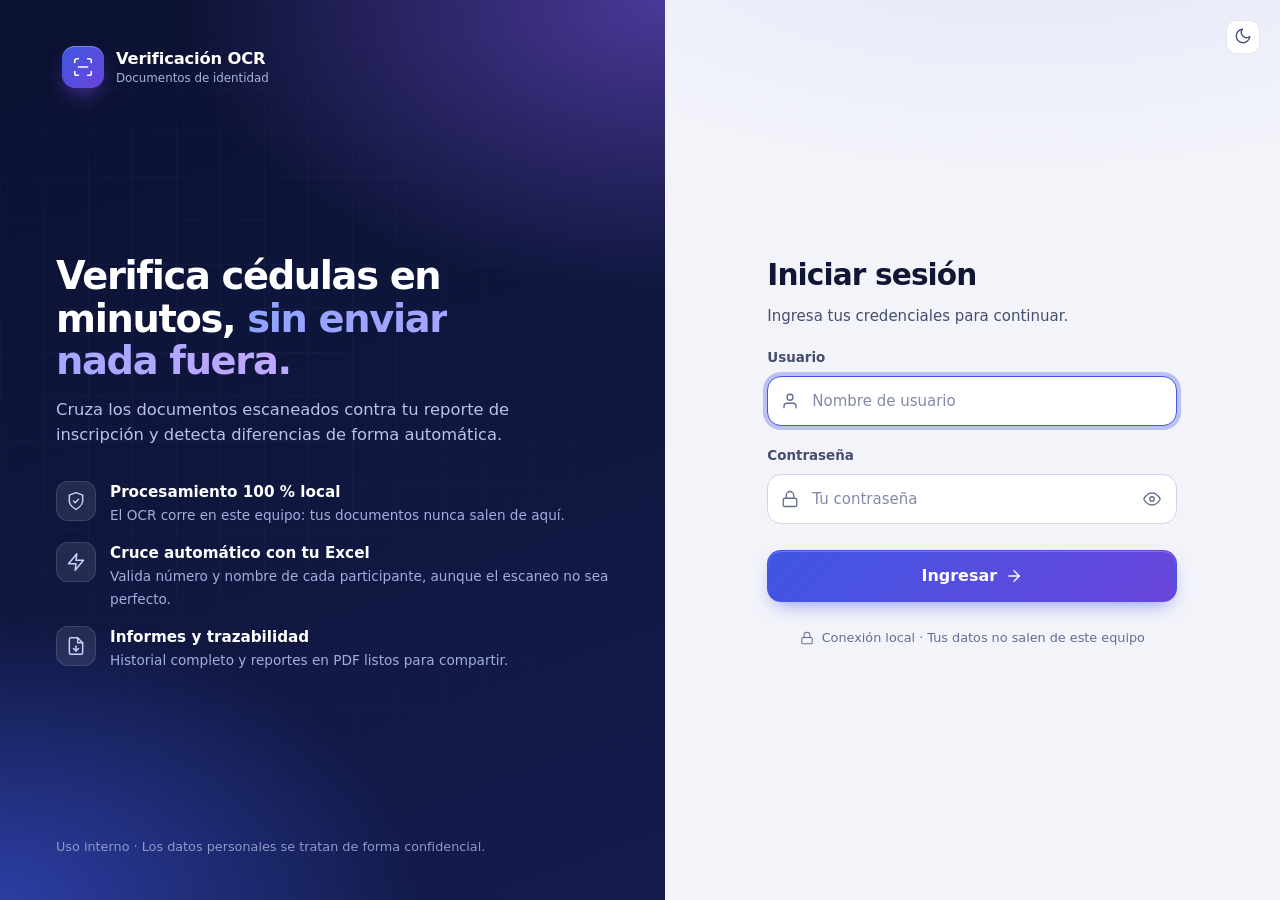
<file: frontend/login.html>
<!DOCTYPE html>
<html lang="es">
<head>
  <meta charset="UTF-8" />
  <meta name="viewport" content="width=device-width, initial-scale=1.0" />
  <meta name="color-scheme" content="light dark" />
  <title>Iniciar sesión · Verificación OCR</title>
  <link rel="icon" type="image/svg+xml" href="data:image/svg+xml,%3Csvg xmlns='http://www.w3.org/2000/svg' viewBox='0 0 32 32'%3E%3Cdefs%3E%3ClinearGradient id='g' x1='0' y1='0' x2='1' y2='1'%3E%3Cstop offset='0' stop-color='%233f56e2'/%3E%3Cstop offset='1' stop-color='%236a45dc'/%3E%3C/linearGradient%3E%3C/defs%3E%3Crect width='32' height='32' rx='8' fill='url(%23g)'/%3E%3Crect x='6' y='9' width='20' height='14' rx='3' fill='none' stroke='white' stroke-width='2'/%3E%3Ccircle cx='12' cy='15' r='2' fill='white'/%3E%3Cpath d='M17 14h5M17 18h3' stroke='white' stroke-width='2' stroke-linecap='round'/%3E%3C/svg%3E" />
  <script>
    /* Tema antes del primer pintado (evita el parpadeo claro/oscuro) */
    (function () {
      try {
        var t = localStorage.getItem("ocr_theme");
        if (!t) t = window.matchMedia && matchMedia("(prefers-color-scheme: dark)").matches ? "dark" : "light";
        document.documentElement.setAttribute("data-theme", t);
      } catch (e) { document.documentElement.setAttribute("data-theme", "light"); }
    })();
  </script>
  <link rel="stylesheet" href="style.css?v=5" />
</head>
<body>
  <div class="login-page">

    <!-- Panel de marca -->
    <aside class="login-aside">
      <a class="brand" href="/login.html" aria-label="Verificación OCR">
        <span class="brand-mark" data-icon="scan" data-size="22"></span>
        <span class="brand-text"><strong>Verificación OCR</strong><small>Documentos de identidad</small></span>
      </a>

      <div class="aside-copy">
        <h2>Verifica cédulas en minutos, <em>sin enviar nada fuera.</em></h2>
        <p>Cruza los documentos escaneados contra tu reporte de inscripción y detecta diferencias de forma automática.</p>
        <ul class="feature-list">
          <li><span data-icon="shield-check" data-size="20"></span><div><strong>Procesamiento 100 % local</strong><span class="fd">El OCR corre en este equipo: tus documentos nunca salen de aquí.</span></div></li>
          <li><span data-icon="zap" data-size="20"></span><div><strong>Cruce automático con tu Excel</strong><span class="fd">Valida número y nombre de cada participante, aunque el escaneo no sea perfecto.</span></div></li>
          <li><span data-icon="file-down" data-size="20"></span><div><strong>Informes y trazabilidad</strong><span class="fd">Historial completo y reportes en PDF listos para compartir.</span></div></li>
        </ul>
      </div>

      <p class="aside-foot">Uso interno · Los datos personales se tratan de forma confidencial.</p>
    </aside>

    <!-- Formulario -->
    <main class="login-main">
      <button type="button" class="icon-btn theme-corner" data-theme-toggle aria-label="Cambiar tema">
        <span data-theme-icon></span>
      </button>

      <div class="login-card">
        <a class="brand" href="/login.html" aria-label="Verificación OCR">
          <span class="brand-mark" data-icon="scan" data-size="22"></span>
          <span class="brand-text"><strong>Verificación OCR</strong><small style="color:var(--muted)">Documentos de identidad</small></span>
        </a>

        <h1>Iniciar sesión</h1>
        <p class="sub">Ingresa tus credenciales para continuar.</p>

        <div class="error-box" id="error-box" role="alert">
          <span data-icon="alert-triangle" data-size="18"></span>
          <span id="error-text"></span>
        </div>

        <form id="login-form" novalidate>
          <div class="form-group">
            <label for="username">Usuario</label>
            <div class="input-wrap">
              <span data-icon="user" data-size="18"></span>
              <input type="text" id="username" name="username" class="input-field"
                     placeholder="Nombre de usuario" autocomplete="username" required autofocus />
            </div>
          </div>
          <div class="form-group">
            <label for="password">Contraseña</label>
            <div class="input-wrap">
              <span data-icon="lock" data-size="18"></span>
              <input type="password" id="password" name="password" class="input-field"
                     placeholder="Tu contraseña" autocomplete="current-password" required />
              <button type="button" class="toggle-pass" id="toggle-pass" aria-label="Mostrar contraseña" title="Mostrar contraseña">
                <span data-icon="eye" data-size="18" id="toggle-pass-icon"></span>
              </button>
            </div>
          </div>
          <button type="submit" class="btn btn-primary btn-lg btn-login" id="btn-submit">
            <span id="btn-text">Ingresar</span><span data-icon="arrow-right" data-size="18"></span>
          </button>
        </form>

        <p class="footer-note"><span data-icon="lock" data-size="14"></span>Conexión local · Tus datos no salen de este equipo</p>
      </div>
    </main>
  </div>

  <script src="ui.js?v=5"></script>
  <script>
    // Si ya hay sesion activa, redirigir al inicio
    const token = localStorage.getItem("ocr_token");
    if (token) {
      // Validar que el token sea aun valido
      fetch("/api/auth/me", {
        headers: { "Authorization": `Bearer ${token}` }
      }).then(r => {
        if (r.ok) window.location.replace("/index.html");
      });
    }

    const form = document.getElementById("login-form");
    const errorBox = document.getElementById("error-box");
    const errorText = document.getElementById("error-text");
    const btnSubmit = document.getElementById("btn-submit");
    const btnText = document.getElementById("btn-text");
    const passInput = document.getElementById("password");
    const togglePass = document.getElementById("toggle-pass");
    const togglePassIcon = document.getElementById("toggle-pass-icon");

    function setLoading(loading) {
      btnSubmit.disabled = loading;
      btnSubmit.classList.toggle("is-loading", loading);
      btnText.textContent = loading ? "Verificando..." : "Ingresar";
    }

    function showError(msg) {
      errorText.textContent = msg;        // textContent: el mensaje viene del servidor
      errorBox.classList.add("is-visible");
    }

    // Mostrar / ocultar contraseña
    togglePass.addEventListener("click", () => {
      const show = passInput.type === "password";
      passInput.type = show ? "text" : "password";
      togglePassIcon.innerHTML = icon(show ? "eye-off" : "eye", 18);
      togglePass.setAttribute("aria-label", show ? "Ocultar contraseña" : "Mostrar contraseña");
      togglePass.title = show ? "Ocultar contraseña" : "Mostrar contraseña";
      passInput.focus();
    });

    form.addEventListener("submit", async (e) => {
      e.preventDefault();
      errorBox.classList.remove("is-visible");

      const username = document.getElementById("username").value.trim();
      const password = passInput.value;
      if (!username || !password) { showError("Escribe tu usuario y tu contraseña."); return; }
      setLoading(true);

      try {
        const body = new URLSearchParams({ username, password });
        const resp = await fetch("/api/auth/login", {
          method: "POST",
          headers: { "Content-Type": "application/x-www-form-urlencoded" },
          body: body.toString(),
        });

        if (!resp.ok) {
          const data = await resp.json().catch(() => ({}));
          throw new Error(data.detail || "Usuario o contraseña incorrectos.");
        }

        const data = await resp.json();
        localStorage.setItem("ocr_token", data.access_token);
        localStorage.setItem("ocr_user", JSON.stringify({
          username: data.username,
          nombre: data.nombre,
        }));

        window.location.replace("/index.html");
      } catch (err) {
        showError(err.message);
        setLoading(false);
      }
    });
  </script>
</body>
</html>
</file>
<file: frontend/style.css>
/* ==========================================================================
   Sistema OCR - Verificación de documentos de identidad
   Sistema de diseño: tokens, componentes y páginas.
   Sin recursos externos: tipografías del sistema e íconos SVG propios (ui.js),
   para que la aplicación siga funcionando 100 % sin conexión.
   ========================================================================== */

/* -------------------------------------------------------------------------
   1. Tokens
   ------------------------------------------------------------------------- */
:root {
  color-scheme: light;

  --font: "Inter", "Segoe UI Variable Text", "Segoe UI", system-ui, -apple-system,
          BlinkMacSystemFont, "Helvetica Neue", Arial, sans-serif;

  --r-sm: 8px;
  --r-md: 12px;
  --r-lg: 18px;
  --r-xl: 24px;

  /* Superficies y texto */
  --bg: #f3f4fa;
  --bg-glow: rgba(68, 87, 224, 0.10);
  --surface: #ffffff;
  --surface-2: #f7f8fd;
  --surface-3: #eef0f9;
  --border: #e4e7f2;
  --border-strong: #cfd4e8;
  --dash: #b4bcdc;
  --text: #101633;
  --text-2: #454d70;
  --muted: #646d8f;

  /* Marca */
  --brand: #4457e0;
  --brand-2: #6a45dc;
  --brand-ink: #3346c8;
  --brand-soft: #eceeff;
  --brand-ring: rgba(68, 87, 224, 0.32);
  --grad: linear-gradient(135deg, #3f56e2 0%, #6a45dc 100%);

  /* Estados de verificación (se usan igual en tarjetas, gráfico, etiquetas y barras) */
  --ok: #047857;        --ok-soft: #e5f7ef;    --ok-dot: #10b981;
  --warn: #92400e;      --warn-soft: #fff3d9;  --warn-dot: #f59e0b;
  --inc: #6d28d9;       --inc-soft: #f0eaff;   --inc-dot: #8b5cf6;
  --bad: #be123c;       --bad-soft: #ffe6ec;   --bad-dot: #f43f5e;

  --track: #e9ecf6;
  --sidebar-bg: linear-gradient(180deg, #0c1128 0%, #111b42 100%);

  --shadow-sm: 0 1px 2px rgba(16, 22, 51, 0.05), 0 1px 1px rgba(16, 22, 51, 0.03);
  --shadow-md: 0 6px 16px -4px rgba(16, 22, 51, 0.08), 0 2px 4px rgba(16, 22, 51, 0.04);
  --shadow-lg: 0 24px 48px -16px rgba(40, 55, 150, 0.28), 0 4px 10px rgba(16, 22, 51, 0.05);

  --ease: cubic-bezier(0.22, 0.61, 0.36, 1);
}

[data-theme="dark"] {
  color-scheme: dark;

  --bg: #080c1c;
  --bg-glow: rgba(112, 132, 255, 0.14);
  --surface: #0f1631;
  --surface-2: #131c3b;
  --surface-3: #1a244b;
  --border: #222c55;
  --border-strong: #324076;
  --dash: #43538f;
  --text: #eef0fb;
  --text-2: #b4bbdc;
  --muted: #8c95bb;

  --brand: #7a8dff;
  --brand-2: #a083ff;
  --brand-ink: #a9b6ff;
  --brand-soft: rgba(122, 141, 255, 0.14);
  --brand-ring: rgba(122, 141, 255, 0.45);
  --grad: linear-gradient(135deg, #5468f0 0%, #7d57ea 100%);

  --ok: #34d399;        --ok-soft: rgba(16, 185, 129, 0.15);
  --warn: #fbbf24;      --warn-soft: rgba(245, 158, 11, 0.15);
  --inc: #b79bff;       --inc-soft: rgba(139, 92, 246, 0.18);
  --bad: #fb7185;       --bad-soft: rgba(244, 63, 94, 0.16);

  --track: #1b254c;
  --sidebar-bg: linear-gradient(180deg, #050816 0%, #0a1232 100%);

  --shadow-sm: 0 1px 2px rgba(0, 0, 0, 0.35);
  --shadow-md: 0 8px 20px -6px rgba(0, 0, 0, 0.55);
  --shadow-lg: 0 28px 56px -16px rgba(0, 0, 0, 0.7);
}

/* -------------------------------------------------------------------------
   2. Base
   ------------------------------------------------------------------------- */
*, *::before, *::after { box-sizing: border-box; }

html { -webkit-text-size-adjust: 100%; }

body {
  margin: 0;
  min-height: 100vh;
  font-family: var(--font);
  font-size: 15px;
  line-height: 1.5;
  color: var(--text);
  background:
    radial-gradient(900px 420px at 80% -120px, var(--bg-glow), transparent 70%),
    var(--bg);
  background-attachment: fixed;
  -webkit-font-smoothing: antialiased;
  text-rendering: optimizeLegibility;
  font-variant-numeric: tabular-nums;
}

h1, h2, h3, p { margin: 0; }
a { color: var(--brand-ink); text-decoration: none; }
button, input, select { font: inherit; color: inherit; }
button { cursor: pointer; }
table { border-collapse: separate; border-spacing: 0; width: 100%; }

.hidden { display: none !important; }
.sr-only {
  position: absolute; width: 1px; height: 1px; padding: 0; margin: -1px;
  overflow: hidden; clip: rect(0, 0, 0, 0); white-space: nowrap; border: 0;
}

.i { display: inline-block; flex: none; vertical-align: -0.2em; }
[data-icon] { display: inline-flex; align-items: center; justify-content: center; flex: none; }

:focus { outline: none; }
:focus-visible { outline: 2px solid var(--brand); outline-offset: 2px; border-radius: 6px; }

::selection { background: var(--brand-ring); }

/* -------------------------------------------------------------------------
   3. Botones y controles
   ------------------------------------------------------------------------- */
.btn {
  display: inline-flex; align-items: center; justify-content: center; gap: 8px;
  height: 42px; padding: 0 18px;
  border-radius: var(--r-md);
  border: 1px solid var(--border-strong);
  background: var(--surface);
  color: var(--text);
  font-weight: 600; font-size: 0.92rem; white-space: nowrap;
  box-shadow: var(--shadow-sm);
  transition: transform 0.16s var(--ease), box-shadow 0.16s var(--ease), background 0.16s, border-color 0.16s, color 0.16s;
}
.btn:hover:not(:disabled) { border-color: var(--brand); color: var(--brand-ink); box-shadow: var(--shadow-md); transform: translateY(-1px); }
.btn:active:not(:disabled) { transform: translateY(0); }
.btn:disabled { opacity: 0.55; cursor: not-allowed; box-shadow: none; }

.btn-primary {
  background: var(--grad); color: #fff; border-color: transparent;
  box-shadow: 0 8px 20px -8px rgba(68, 87, 224, 0.7), inset 0 1px 0 rgba(255, 255, 255, 0.22);
}
.btn-primary:hover:not(:disabled) { color: #fff; border-color: transparent; filter: brightness(1.06); box-shadow: 0 12px 26px -8px rgba(68, 87, 224, 0.75), inset 0 1px 0 rgba(255, 255, 255, 0.22); }
.btn-primary:disabled { background: var(--surface-3); color: var(--muted); box-shadow: none; opacity: 1; border-color: var(--border); }

.btn-ghost { background: transparent; box-shadow: none; border-color: transparent; color: var(--text-2); }
.btn-ghost:hover:not(:disabled) { background: var(--surface-3); box-shadow: none; transform: none; border-color: transparent; }

.btn-lg { height: 52px; padding: 0 28px; font-size: 1rem; border-radius: 14px; }

.btn.is-loading { pointer-events: none; color: transparent !important; position: relative; }
.btn.is-loading > * { visibility: hidden; }
.btn.is-loading::after {
  content: ""; position: absolute; width: 16px; height: 16px; border-radius: 50%;
  border: 2px solid rgba(255, 255, 255, 0.45); border-top-color: #fff;
  animation: spin 0.8s linear infinite;
}
.btn:not(.btn-primary).is-loading::after { border-color: var(--border-strong); border-top-color: var(--brand); }

.icon-btn {
  display: inline-grid; place-items: center;
  width: 34px; height: 34px; padding: 0;
  border-radius: 10px; border: 1px solid var(--border);
  background: var(--surface); color: var(--text-2);
  transition: background 0.15s, color 0.15s, border-color 0.15s, transform 0.15s var(--ease);
}
.icon-btn:hover:not(:disabled) { background: var(--brand-soft); color: var(--brand-ink); border-color: var(--brand); transform: translateY(-1px); }
.icon-btn.is-primary { background: var(--brand-soft); color: var(--brand-ink); border-color: transparent; }
.icon-btn.is-primary:hover:not(:disabled) { background: var(--brand); color: #fff; }
.icon-btn.is-danger:hover:not(:disabled) { background: var(--bad-soft); color: var(--bad); border-color: var(--bad-dot); }
.icon-btn:disabled { opacity: 0.5; cursor: progress; }
.icon-btn.is-loading { position: relative; color: transparent; }
.icon-btn.is-loading > * { visibility: hidden; }
.icon-btn.is-loading::after {
  content: ""; position: absolute; width: 14px; height: 14px; border-radius: 50%;
  border: 2px solid var(--border-strong); border-top-color: var(--brand);
  animation: spin 0.8s linear infinite;
}

.card {
  background: var(--surface);
  border: 1px solid var(--border);
  border-radius: var(--r-lg);
  box-shadow: var(--shadow-sm);
}

@keyframes spin { to { transform: rotate(360deg); } }

/* -------------------------------------------------------------------------
   4. Estructura de la aplicación (barra lateral + contenido)
   ------------------------------------------------------------------------- */
.app { display: grid; grid-template-columns: 256px minmax(0, 1fr); min-height: 100vh; }

.sidebar {
  position: sticky; top: 0; height: 100vh;
  display: flex; flex-direction: column; gap: 28px;
  padding: 26px 18px 20px;
  background: var(--sidebar-bg);
  color: #aab3d6;
  border-right: 1px solid rgba(255, 255, 255, 0.06);
  overflow: hidden;
}
.sidebar::before {            /* resplandor decorativo */
  content: ""; position: absolute; width: 320px; height: 320px; left: -140px; top: -120px;
  background: radial-gradient(closest-side, rgba(106, 69, 220, 0.38), transparent);
  pointer-events: none;
}
.sidebar > * { position: relative; }

.brand { display: flex; align-items: center; gap: 12px; color: #fff; padding: 2px 6px; }
.brand-mark {
  width: 42px; height: 42px; border-radius: 13px;
  background: var(--grad); color: #fff;
  display: grid; place-items: center;
  box-shadow: 0 10px 22px -8px rgba(106, 69, 220, 0.9), inset 0 1px 0 rgba(255, 255, 255, 0.3);
}
.brand-text { display: flex; flex-direction: column; line-height: 1.2; }
.brand-text strong { font-size: 1.02rem; letter-spacing: -0.01em; }
.brand-text small { font-size: 0.74rem; color: #8e98c4; margin-top: 2px; }

.nav { display: flex; flex-direction: column; gap: 4px; }
.nav-link {
  position: relative; display: flex; align-items: center; gap: 12px;
  padding: 11px 14px; border-radius: 12px;
  color: #aab3d6; font-weight: 500; font-size: 0.94rem;
  transition: background 0.15s, color 0.15s;
}
.nav-link:hover { background: rgba(255, 255, 255, 0.06); color: #fff; }
.nav-link.active { background: rgba(255, 255, 255, 0.1); color: #fff; font-weight: 600; }
.nav-link.active::before {
  content: ""; position: absolute; left: -18px; top: 9px; bottom: 9px; width: 4px;
  border-radius: 0 4px 4px 0; background: var(--grad);
}

.sidebar-foot { margin-top: auto; display: flex; flex-direction: column; gap: 12px; }

.privacy-chip {
  display: flex; gap: 10px; align-items: flex-start;
  padding: 12px 14px; border-radius: 14px;
  background: rgba(16, 185, 129, 0.09);
  border: 1px solid rgba(16, 185, 129, 0.22);
  color: #6ee7b7; font-size: 0.82rem; font-weight: 600; line-height: 1.3;
}
.privacy-chip small { display: block; margin-top: 3px; color: #8fb9ab; font-weight: 400; font-size: 0.74rem; }

.theme-toggle {
  display: flex; align-items: center; justify-content: space-between; gap: 10px;
  width: 100%; padding: 9px 12px; border-radius: 12px;
  border: 1px solid rgba(255, 255, 255, 0.1); background: rgba(255, 255, 255, 0.04);
  color: #aab3d6; font-size: 0.86rem; font-weight: 500;
  transition: background 0.15s, color 0.15s;
}
.theme-toggle:hover { background: rgba(255, 255, 255, 0.09); color: #fff; }
.theme-toggle .tt-label { display: inline-flex; align-items: center; gap: 10px; }
.theme-toggle .tt-switch {
  width: 36px; height: 20px; border-radius: 999px; background: rgba(255, 255, 255, 0.16);
  position: relative; transition: background 0.2s;
}
.theme-toggle .tt-switch::after {
  content: ""; position: absolute; top: 2px; left: 2px; width: 16px; height: 16px; border-radius: 50%;
  background: #fff; transition: transform 0.22s var(--ease);
}
[data-theme="dark"] .theme-toggle .tt-switch { background: var(--brand); }
[data-theme="dark"] .theme-toggle .tt-switch::after { transform: translateX(16px); }

.user-card {
  display: flex; align-items: center; gap: 11px;
  padding: 10px 10px 10px 12px; border-radius: 14px;
  background: rgba(255, 255, 255, 0.05); border: 1px solid rgba(255, 255, 255, 0.08);
}
.avatar {
  width: 36px; height: 36px; border-radius: 11px; flex: none;
  display: grid; place-items: center;
  background: var(--grad); color: #fff; font-weight: 700; font-size: 0.86rem; letter-spacing: 0.02em;
}
.user-meta { display: flex; flex-direction: column; min-width: 0; flex: 1; line-height: 1.25; }
.nav-username { color: #fff; font-weight: 600; font-size: 0.9rem; white-space: nowrap; overflow: hidden; text-overflow: ellipsis; }
.user-meta small { color: #8e98c4; font-size: 0.74rem; }
.user-card .icon-btn { background: transparent; border-color: transparent; color: #aab3d6; width: 34px; height: 34px; }
.user-card .icon-btn:hover { background: rgba(244, 63, 94, 0.18); color: #fda4af; border-color: transparent; transform: none; }

.content { width: 100%; max-width: 1320px; margin: 0 auto; padding: 36px clamp(20px, 3.4vw, 48px) 80px; }

.page-head { display: flex; justify-content: space-between; align-items: flex-end; flex-wrap: wrap; gap: 18px; margin-bottom: 26px; }
.eyebrow {
  display: inline-flex; align-items: center; gap: 8px;
  font-size: 0.74rem; font-weight: 700; letter-spacing: 0.1em; text-transform: uppercase;
  color: var(--brand-ink); margin-bottom: 8px;
}
.eyebrow::before { content: ""; width: 18px; height: 2px; border-radius: 2px; background: var(--grad); }
.page-head h1 { font-size: clamp(1.55rem, 2.4vw, 2.05rem); line-height: 1.15; letter-spacing: -0.025em; font-weight: 750; }
.subtitle { margin-top: 8px; color: var(--text-2); max-width: 70ch; overflow-wrap: anywhere; }
.flip svg { transform: scaleX(-1); }

/* -------------------------------------------------------------------------
   5. Pasos (stepper)
   ------------------------------------------------------------------------- */
.stepper { list-style: none; display: flex; align-items: center; gap: 0; padding: 0; margin: 0 0 22px; flex-wrap: wrap; row-gap: 10px; }
.step { display: flex; align-items: center; gap: 10px; color: var(--muted); font-size: 0.88rem; font-weight: 600; }
.step + .step::before {
  content: ""; width: clamp(24px, 6vw, 72px); height: 2px; margin: 0 14px; border-radius: 2px; background: var(--border-strong);
  transition: background 0.3s;
}
.step-dot {
  width: 28px; height: 28px; border-radius: 50%; display: grid; place-items: center; flex: none;
  background: var(--surface); border: 1.5px solid var(--border-strong); color: var(--muted);
  font-size: 0.8rem; font-weight: 700; transition: all 0.25s var(--ease);
}
.step.is-active { color: var(--text); }
.step.is-active .step-dot { background: var(--grad); border-color: transparent; color: #fff; box-shadow: 0 0 0 5px var(--brand-ring); }
.step.is-done { color: var(--text-2); }
.step.is-done .step-dot { background: var(--ok-soft); border-color: var(--ok-dot); color: var(--ok); }
.step.is-done + .step::before, .step.is-active + .step.is-done::before { background: var(--ok-dot); }
.step.is-done .step-dot { font-size: 0; }
.step.is-done .step-dot::after { content: "\2713"; font-size: 0.9rem; font-weight: 800; }

/* Separación entre las secciones que aparecen debajo de la carga */
#progress-panel, #error-panel, #results-panel { margin-top: 22px; }

/* -------------------------------------------------------------------------
   6. Carga de archivos
   ------------------------------------------------------------------------- */
.upload-panel { padding: 26px; border-radius: var(--r-xl); box-shadow: var(--shadow-md); }
.upload-grid { display: grid; grid-template-columns: repeat(2, minmax(0, 1fr)); gap: 18px; }

.dropzone {
  position: relative; display: flex; flex-direction: column; align-items: flex-start; gap: 6px;
  min-height: 218px; padding: 26px;
  border-radius: var(--r-lg);
  border: 1.5px dashed var(--dash);
  background: linear-gradient(180deg, var(--surface-2), var(--surface));
  cursor: pointer;
  transition: border-color 0.18s, background 0.18s, transform 0.18s var(--ease), box-shadow 0.18s;
}
.dropzone input[type="file"] { position: absolute; inset: 0; width: 100%; height: 100%; opacity: 0; cursor: pointer; z-index: 1; }
.dropzone:hover, .dropzone.is-dragover { border-color: var(--brand); background: var(--brand-soft); transform: translateY(-2px); box-shadow: var(--shadow-md); }
.dropzone:focus-within { outline: 2px solid var(--brand); outline-offset: 3px; }
.dropzone.is-dragover { border-style: solid; box-shadow: 0 0 0 5px var(--brand-ring); }

.dz-icon {
  width: 56px; height: 56px; border-radius: 17px; margin-bottom: 10px;
  background: var(--brand-soft); color: var(--brand-ink);
  display: grid; place-items: center; transition: transform 0.2s var(--ease), background 0.2s;
}
.dropzone:hover .dz-icon { transform: scale(1.06) rotate(-3deg); }
.dropzone[data-kind="excel"] .dz-icon { background: var(--ok-soft); color: var(--ok); }
.dz-title { font-weight: 700; font-size: 1.05rem; letter-spacing: -0.01em; color: var(--text); }
.dz-desc { color: var(--muted); font-size: 0.86rem; max-width: 36ch; }
.dz-cta { margin-top: auto; display: inline-flex; align-items: center; gap: 8px; font-weight: 600; font-size: 0.88rem; color: var(--brand-ink); padding-top: 12px; }

.dz-file {
  position: relative; z-index: 2; margin-top: auto; width: 100%;
  display: flex; align-items: center; gap: 12px;
  padding: 12px 12px 12px 14px; border-radius: var(--r-md);
  background: var(--surface); border: 1px solid var(--ok-dot);
  box-shadow: 0 0 0 4px var(--ok-soft);
  animation: pop 0.28s var(--ease);
}
.dz-file-icon { width: 38px; height: 38px; border-radius: 11px; display: grid; place-items: center; background: var(--ok-soft); color: var(--ok); flex: none; }
.dz-file-meta { display: flex; flex-direction: column; min-width: 0; flex: 1; line-height: 1.3; }
.filename { font-weight: 600; font-size: 0.9rem; color: var(--text); white-space: nowrap; overflow: hidden; text-overflow: ellipsis; }
.dz-file-size { color: var(--muted); font-size: 0.78rem; }
.dz-remove { position: relative; z-index: 3; }
.dropzone.has-file { border-style: solid; border-color: var(--ok-dot); background: var(--surface); }
.dropzone.has-file .dz-cta, .dropzone.has-file .dz-desc { display: none; }
.dropzone.has-file .dz-icon { margin-bottom: 4px; }
.dropzone.has-file:hover { transform: none; }

.upload-actions { display: flex; align-items: center; gap: 18px; flex-wrap: wrap; margin-top: 22px; }
.hint { display: inline-flex; align-items: center; gap: 8px; color: var(--muted); font-size: 0.84rem; }

@keyframes pop { from { opacity: 0; transform: scale(0.96) translateY(4px); } to { opacity: 1; transform: none; } }

/* -------------------------------------------------------------------------
   7. Progreso
   ------------------------------------------------------------------------- */
.progress-card {
  display: grid; grid-template-columns: 200px minmax(0, 1fr); gap: 36px; align-items: center;
  padding: 36px; border-radius: var(--r-xl);
  background:
    radial-gradient(500px 220px at 0% 0%, var(--brand-soft), transparent 70%),
    var(--surface);
  border: 1px solid var(--border); box-shadow: var(--shadow-md);
}
.scan-art { display: grid; place-items: center; }
.scan-doc {
  position: relative; width: 168px; height: 108px; border-radius: 14px; overflow: hidden;
  background: linear-gradient(160deg, var(--surface-2), var(--surface-3));
  border: 1.5px solid var(--border-strong);
  box-shadow: var(--shadow-lg);
}
.scan-photo { position: absolute; left: 14px; top: 20px; width: 40px; height: 52px; border-radius: 8px; background: var(--border-strong); opacity: 0.7; }
.scan-line { position: absolute; left: 66px; height: 7px; border-radius: 4px; background: var(--border-strong); opacity: 0.8; }
.scan-line.l1 { top: 22px; width: 70px; } .scan-line.l2 { top: 38px; width: 54px; }
.scan-line.l3 { top: 54px; width: 76px; } .scan-line.l4 { top: 82px; left: 14px; width: 130px; opacity: 0.5; }
.scan-beam {
  position: absolute; left: 0; right: 0; height: 36px; top: -36px;
  background: linear-gradient(180deg, transparent, var(--brand-ring), transparent);
  border-bottom: 2px solid var(--brand);
  animation: scan 2.2s ease-in-out infinite;
}
@keyframes scan { 0% { top: -36px; } 50% { top: 100%; } 100% { top: -36px; } }

.progress-info h2 { font-size: 1.35rem; letter-spacing: -0.02em; margin-bottom: 6px; }
.progress-info > p { color: var(--text-2); max-width: 60ch; }
.progress-bar { margin: 22px 0 14px; height: 8px; border-radius: 999px; background: var(--track); overflow: hidden; }
.progress-bar span {
  display: block; height: 100%; width: 38%; border-radius: inherit; background: var(--grad);
  animation: indeterminate 1.5s var(--ease) infinite;
}
@keyframes indeterminate { 0% { margin-left: -40%; } 100% { margin-left: 102%; } }
.progress-meta { display: flex; gap: 22px; flex-wrap: wrap; color: var(--muted); font-size: 0.85rem; }
.progress-meta .clock { display: inline-flex; align-items: center; gap: 8px; }
.progress-meta strong { color: var(--text); font-weight: 700; font-size: 0.95rem; }

/* Spinner genérico (historial) */
.spinner { width: 34px; height: 34px; border-radius: 50%; border: 3px solid var(--track); border-top-color: var(--brand); animation: spin 0.9s linear infinite; }

/* -------------------------------------------------------------------------
   8. Alertas
   ------------------------------------------------------------------------- */
.alert {
  display: flex; gap: 14px; align-items: flex-start;
  padding: 16px 18px; border-radius: var(--r-md); border: 1px solid;
}
.alert-icon { width: 36px; height: 36px; border-radius: 11px; display: grid; place-items: center; flex: none; }
.alert strong { display: block; font-weight: 700; margin-bottom: 2px; }
.alert-danger { background: var(--bad-soft); border-color: color-mix(in srgb, var(--bad-dot) 35%, transparent); color: var(--text); }
.alert-danger .alert-icon { background: color-mix(in srgb, var(--bad-dot) 22%, transparent); color: var(--bad); }
.error-msg { color: var(--text-2); font-size: 0.92rem; }

.excel-warnings {
  display: flex; gap: 14px; align-items: flex-start;
  padding: 16px 18px; margin-bottom: 20px; border-radius: var(--r-md);
  background: var(--warn-soft); border: 1px solid color-mix(in srgb, var(--warn-dot) 40%, transparent);
  border-left: 4px solid var(--warn-dot); color: var(--text);
}
.excel-warnings .alert-icon { background: color-mix(in srgb, var(--warn-dot) 24%, transparent); color: var(--warn); }
.excel-warnings .ew-body { min-width: 0; }
.excel-warnings strong { display: block; font-weight: 700; font-size: 0.92rem; }
.excel-warnings ul { margin: 8px 0 0; padding-left: 18px; font-size: 0.86rem; color: var(--text-2); }
.excel-warnings li { margin: 4px 0; overflow-wrap: anywhere; }

/* -------------------------------------------------------------------------
   9. Resultados
   ------------------------------------------------------------------------- */
#results-panel { display: flex; flex-direction: column; gap: 20px; }
#results-panel:not(.hidden) > * { animation: rise 0.5s var(--ease) both; }
#results-panel > *:nth-child(2) { animation-delay: 0.05s; }
#results-panel > *:nth-child(3) { animation-delay: 0.1s; }
#results-panel > *:nth-child(4) { animation-delay: 0.15s; }
#results-panel > *:nth-child(5) { animation-delay: 0.2s; }
@keyframes rise { from { opacity: 0; transform: translateY(14px); } to { opacity: 1; transform: none; } }

.excel-warnings { margin-bottom: 0; }

/* Panel principal con gráfico */
.result-hero {
  display: grid; grid-template-columns: 250px minmax(0, 1fr); gap: 36px; align-items: center;
  padding: 30px 34px; border-radius: var(--r-xl);
  background:
    radial-gradient(520px 260px at 100% 0%, var(--brand-soft), transparent 70%),
    var(--surface);
  border: 1px solid var(--border); box-shadow: var(--shadow-md);
}
.donut { position: relative; width: 220px; height: 220px; margin: 0 auto; }
.donut svg { width: 100%; height: 100%; transform: rotate(-90deg); }
.donut .ring-track { fill: none; stroke: var(--track); stroke-width: 13; }
.donut .ring-seg { fill: none; stroke-width: 13; transition: stroke-dasharray 1.1s var(--ease); }
.donut-center { position: absolute; inset: 0; display: grid; place-content: center; text-align: center; }
.donut-center strong { font-size: 2.9rem; line-height: 1; letter-spacing: -0.04em; font-weight: 750; }
.donut-center strong::after { content: "%"; font-size: 1.25rem; font-weight: 700; margin-left: 2px; color: var(--muted); letter-spacing: 0; vertical-align: 0.9em; }
.donut-center span { margin-top: 6px; color: var(--muted); font-size: 0.8rem; font-weight: 600; letter-spacing: 0.04em; text-transform: uppercase; }

.hero-body h2 { font-size: 1.5rem; letter-spacing: -0.025em; line-height: 1.2; }
.hero-body h2 b { background: var(--grad); -webkit-background-clip: text; background-clip: text; color: transparent; }
.hero-sub { margin-top: 6px; color: var(--text-2); }
.hero-sub .tag { display: inline-flex; align-items: center; gap: 6px; font-weight: 600; }

.legend { display: grid; grid-template-columns: repeat(2, minmax(0, 1fr)); gap: 10px; margin-top: 22px; }
.legend-row {
  display: grid; grid-template-columns: auto 1fr auto; align-items: center; gap: 4px 10px;
  text-align: left; padding: 12px 14px; border-radius: var(--r-md);
  border: 1px solid var(--border); background: var(--surface);
  transition: border-color 0.15s, transform 0.15s var(--ease), box-shadow 0.15s, background 0.15s;
}
.legend-row:hover { border-color: var(--border-strong); transform: translateY(-1px); box-shadow: var(--shadow-md); }
.legend-row.active-filter { border-color: var(--brand); background: var(--brand-soft); box-shadow: 0 0 0 3px var(--brand-ring); }
.legend-dot { width: 10px; height: 10px; border-radius: 50%; }
.legend-label { font-weight: 600; font-size: 0.88rem; color: var(--text-2); }
.legend-count { font-weight: 750; font-size: 1.15rem; letter-spacing: -0.02em; }
.legend-bar { grid-column: 1 / -1; height: 5px; border-radius: 99px; background: var(--track); overflow: hidden; margin-top: 4px; }
.legend-bar span { display: block; height: 100%; border-radius: inherit; width: 0; transition: width 1s var(--ease); }
.legend-row[data-status="coincide"] .legend-dot, .legend-row[data-status="coincide"] .legend-bar span { background: var(--ok-dot); }
.legend-row[data-status="nombre_no_coincide"] .legend-dot, .legend-row[data-status="nombre_no_coincide"] .legend-bar span { background: var(--warn-dot); }
.legend-row[data-status="documento_incompleto"] .legend-dot, .legend-row[data-status="documento_incompleto"] .legend-bar span { background: var(--inc-dot); }
.legend-row[data-status="no_encontrado_en_pdf"] .legend-dot, .legend-row[data-status="no_encontrado_en_pdf"] .legend-bar span { background: var(--bad-dot); }

/* Tarjetas de apoyo */
.summary-cards { display: grid; grid-template-columns: repeat(4, minmax(0, 1fr)); gap: 14px; }
.summary-card {
  display: flex; align-items: center; gap: 14px; text-align: left;
  padding: 16px 18px; border-radius: var(--r-lg);
  background: var(--surface); border: 1px solid var(--border); box-shadow: var(--shadow-sm);
  transition: transform 0.16s var(--ease), box-shadow 0.16s, border-color 0.16s;
}
.summary-card.clickable { cursor: pointer; }
.summary-card.clickable:hover { transform: translateY(-2px); box-shadow: var(--shadow-md); border-color: var(--border-strong); }
.summary-card.active-filter { border-color: var(--brand); box-shadow: 0 0 0 3px var(--brand-ring); }
.sc-icon { width: 44px; height: 44px; border-radius: 14px; display: grid; place-items: center; flex: none; background: var(--brand-soft); color: var(--brand-ink); }
.summary-card[data-tone="ok"] .sc-icon { background: var(--ok-soft); color: var(--ok); }
.summary-card[data-tone="warn"] .sc-icon { background: var(--warn-soft); color: var(--warn); }
.summary-card[data-tone="bad"] .sc-icon { background: var(--bad-soft); color: var(--bad); }
.sc-text { min-width: 0; }
.summary-card .value { display: block; font-size: 1.7rem; font-weight: 750; letter-spacing: -0.03em; line-height: 1.1; }
.summary-card .label { display: block; color: var(--muted); font-size: 0.8rem; font-weight: 600; margin-top: 2px; }
.chip { display: inline-block; padding: 2px 9px; margin-right: 4px; border-radius: 99px; background: var(--surface-3); color: var(--text-2); font-size: 0.78rem; font-weight: 650; }

/* Barra de acciones */
.result-actions { display: flex; justify-content: space-between; align-items: center; gap: 14px; flex-wrap: wrap; }
.result-actions-right { display: flex; gap: 10px; flex-wrap: wrap; }
.result-id-badge {
  display: inline-flex; align-items: center; gap: 8px;
  padding: 7px 12px; border-radius: 999px;
  background: var(--surface); border: 1px solid var(--border);
  color: var(--text-2); font-size: 0.8rem; font-weight: 600;
  font-family: ui-monospace, "Cascadia Mono", "SF Mono", Consolas, monospace;
}
.result-id-badge:empty { display: none; }
.result-id-badge::before { content: ""; width: 8px; height: 8px; border-radius: 50%; background: var(--ok-dot); box-shadow: 0 0 0 3px var(--ok-soft); }

/* Filtros */
.toolbar { display: flex; align-items: center; gap: 12px; flex-wrap: wrap; padding: 14px; border-radius: var(--r-lg); }
.field { position: relative; display: flex; align-items: center; flex: 1 1 210px; min-width: 190px; }
.field > [data-icon] { position: absolute; left: 13px; color: var(--muted); pointer-events: none; }
.field input, .field select, .hist-search {
  width: 100%; height: 42px; padding: 0 38px 0 40px;
  border-radius: var(--r-md); border: 1px solid var(--border-strong);
  background: var(--surface-2); color: var(--text);
  transition: border-color 0.15s, box-shadow 0.15s, background 0.15s;
}
.field input::placeholder, .hist-search::placeholder { color: var(--muted); opacity: 0.85; }
.field select { appearance: none; padding-left: 40px; cursor: pointer;
  background-image: url("data:image/svg+xml,%3Csvg xmlns='http://www.w3.org/2000/svg' width='16' height='16' viewBox='0 0 24 24' fill='none' stroke='%238c95bb' stroke-width='2' stroke-linecap='round' stroke-linejoin='round'%3E%3Cpolyline points='6 9 12 15 18 9'/%3E%3C/svg%3E");
  background-repeat: no-repeat; background-position: right 12px center;
}
.field input:hover, .field select:hover, .hist-search:hover { border-color: var(--brand); }
.field input:focus, .field select:focus, .hist-search:focus { outline: none; border-color: var(--brand); background: var(--surface); box-shadow: 0 0 0 4px var(--brand-ring); }
.btn-input-clear {
  display: none; position: absolute; right: 8px; width: 26px; height: 26px; padding: 0;
  align-items: center; justify-content: center; border: 0; border-radius: 8px;
  background: var(--surface-3); color: var(--muted);
}
.btn-input-clear:hover { background: var(--bad-soft); color: var(--bad); }
.filter-counter-badge {
  margin-left: auto; padding: 7px 12px; border-radius: 999px;
  background: var(--brand-soft); color: var(--brand-ink); font-size: 0.8rem; font-weight: 600; white-space: nowrap;
}

/* Pestañas */
.tabs {
  display: inline-flex; gap: 4px; padding: 5px; border-radius: 14px; align-self: flex-start; max-width: 100%; overflow-x: auto;
  background: var(--surface-3); border: 1px solid var(--border);
}
.tab-btn {
  display: inline-flex; align-items: center; gap: 8px; height: 38px; padding: 0 16px;
  border: 0; border-radius: 10px; background: transparent; color: var(--text-2);
  font-weight: 600; font-size: 0.88rem; white-space: nowrap;
  transition: background 0.15s, color 0.15s, box-shadow 0.15s;
}
.tab-btn:hover { color: var(--text); }
.tab-btn.active { background: var(--surface); color: var(--text); box-shadow: var(--shadow-sm); }
.tab-count { min-width: 22px; padding: 1px 7px; border-radius: 999px; background: var(--border); color: var(--text-2); font-size: 0.74rem; font-weight: 700; text-align: center; }
.tab-btn.active .tab-count { background: var(--brand-soft); color: var(--brand-ink); }
.tab-count:empty { display: none; }

/* Tablas */
.tab-content { border-radius: var(--r-lg); background: var(--surface); border: 1px solid var(--border); box-shadow: var(--shadow-sm); }
.tab-content.hidden { display: none !important; }

table thead th {
  position: sticky; top: 0; z-index: 2;
  padding: 13px 16px; text-align: left; white-space: nowrap;
  background: var(--surface-2); color: var(--muted);
  font-size: 0.72rem; font-weight: 700; letter-spacing: 0.07em; text-transform: uppercase;
  border-bottom: 1px solid var(--border);
}
table thead th:first-child { border-top-left-radius: var(--r-lg); }
table thead th:last-child { border-top-right-radius: var(--r-lg); }
table tbody td { padding: 14px 16px; border-bottom: 1px solid var(--border); vertical-align: middle; font-size: 0.9rem; }
table tbody tr:last-child td { border-bottom: 0; }
table tbody tr:last-child td:first-child { border-bottom-left-radius: var(--r-lg); }
table tbody tr:last-child td:last-child { border-bottom-right-radius: var(--r-lg); }
table tbody tr { transition: background 0.12s; }
table tbody tr:hover { background: var(--surface-2); }

.cell-doc { font-weight: 700; letter-spacing: 0.01em; }
.cell-muted { color: var(--muted); }
.cell-name { font-weight: 500; line-height: 1.35; }
.cell-person { min-width: 250px; line-height: 1.35; }
.cell-person strong { display: block; font-weight: 650; }
.ocr-line { display: flex; align-items: center; gap: 7px; margin-top: 4px; color: var(--muted); font-size: 0.8rem; }
.tag-ocr { flex: none; padding: 1px 6px; border-radius: 6px; background: var(--surface-3); color: var(--text-2); font-size: 0.64rem; font-weight: 750; letter-spacing: 0.07em; }
.ocr-line.diff { color: var(--warn); font-weight: 600; }
.ocr-line.diff .tag-ocr { background: var(--warn-soft); color: var(--warn); }
.ocr-line.none { font-style: italic; }
.th-sub { margin-left: 6px; font-weight: 600; letter-spacing: 0.02em; text-transform: none; opacity: 0.8; }
.cell-sub { display: block; margin-top: 2px; color: var(--muted); font-size: 0.78rem; font-weight: 450; }
.cell-obs { min-width: 170px; max-width: 280px; color: var(--muted); font-size: 0.82rem; line-height: 1.4;
  display: -webkit-box; -webkit-line-clamp: 2; line-clamp: 2; -webkit-box-orient: vertical; overflow: hidden; }
.cell-obs.is-alert { color: var(--text-2); }

.badge {
  display: inline-flex; align-items: center; gap: 7px; padding: 5px 11px 5px 9px;
  border-radius: 999px; font-size: 0.78rem; font-weight: 650; white-space: nowrap;
}
.badge::before { content: ""; width: 7px; height: 7px; border-radius: 50%; background: currentColor; }
.badge.coincide { background: var(--ok-soft); color: var(--ok); }
.badge.nombre_no_coincide { background: var(--warn-soft); color: var(--warn); }
.badge.documento_incompleto { background: var(--inc-soft); color: var(--inc); }
.badge.no_encontrado_en_pdf { background: var(--bad-soft); color: var(--bad); }

.sim { display: inline-flex; align-items: center; gap: 10px; min-width: 112px; }
.sim-track { flex: 1; height: 6px; min-width: 52px; border-radius: 99px; background: var(--track); overflow: hidden; }
.sim-track span { display: block; height: 100%; border-radius: inherit; background: var(--ok-dot); }
.sim-track span.mid { background: var(--warn-dot); }
.sim-track span.low { background: var(--bad-dot); }
.sim b { font-size: 0.82rem; font-weight: 700; width: 38px; text-align: right; }

.empty-state-cell { text-align: center; padding: 56px 20px !important; color: var(--muted); }
.empty-state-icon { display: grid; place-items: center; width: 64px; height: 64px; margin: 0 auto 14px; border-radius: 20px; background: var(--surface-3); color: var(--muted); }
.empty-state-cell strong { display: block; color: var(--text); font-size: 1rem; margin-bottom: 4px; }

/* -------------------------------------------------------------------------
   10. Historial
   ------------------------------------------------------------------------- */
.head-tools { display: flex; align-items: center; gap: 12px; flex-wrap: wrap; }
.search-box { position: relative; display: flex; align-items: center; }
.search-box > [data-icon] { position: absolute; left: 13px; color: var(--muted); pointer-events: none; }
.hist-search { width: 320px; max-width: 100%; padding: 0 14px 0 40px; }

.stats-strip { display: grid; grid-template-columns: repeat(4, minmax(0, 1fr)); gap: 14px; margin-bottom: 22px; }
.stat {
  padding: 18px 20px; border-radius: var(--r-lg); background: var(--surface);
  border: 1px solid var(--border); box-shadow: var(--shadow-sm);
}
.stat-top { display: flex; align-items: center; justify-content: space-between; color: var(--muted); font-size: 0.8rem; font-weight: 600; }
.stat-top [data-icon] { width: 34px; height: 34px; border-radius: 11px; background: var(--brand-soft); color: var(--brand-ink); }
.stat strong { display: block; margin-top: 10px; font-size: 1.85rem; letter-spacing: -0.03em; line-height: 1.1; font-weight: 750; }
.stat small { display: block; margin-top: 4px; color: var(--muted); font-size: 0.78rem; }

.table-card { border-radius: var(--r-lg); background: var(--surface); border: 1px solid var(--border); box-shadow: var(--shadow-sm); }
.hist-table-wrapper { border-radius: var(--r-lg); }

.cell-date { white-space: nowrap; line-height: 1.3; }
.cell-date strong { display: block; font-weight: 650; }
.cell-date span { display: block; color: var(--muted); font-size: 0.8rem; }
.cell-date .dur { display: inline-flex; align-items: center; gap: 5px; margin-top: 3px; font-size: 0.76rem; }
.cell-files { max-width: 300px; }
.file-line { display: flex; align-items: center; gap: 8px; min-width: 0; line-height: 1.35; }
.file-line [data-icon] { width: 26px; height: 26px; border-radius: 8px; background: var(--brand-soft); color: var(--brand-ink); flex: none; }
.file-line.is-excel [data-icon] { background: var(--ok-soft); color: var(--ok); }
.file-line span:last-child { white-space: nowrap; overflow: hidden; text-overflow: ellipsis; font-size: 0.86rem; font-weight: 550; }
.file-line + .file-line { margin-top: 6px; }

.cell-result { min-width: 230px; }
.meter { display: flex; height: 8px; gap: 2px; border-radius: 99px; overflow: hidden; background: var(--track); }
.meter span { display: block; height: 100%; }
.meter .m-ok { background: var(--ok-dot); } .meter .m-warn { background: var(--warn-dot); }
.meter .m-inc { background: var(--inc-dot); } .meter .m-bad { background: var(--bad-dot); }
.meter-text { display: flex; gap: 10px; align-items: baseline; margin-top: 7px; font-size: 0.8rem; color: var(--muted); flex-wrap: wrap; }
.meter-text b { color: var(--text); font-size: 0.95rem; font-weight: 750; }
.pct { margin-left: auto; padding: 1px 8px; border-radius: 99px; font-weight: 700; font-size: 0.76rem; background: var(--ok-soft); color: var(--ok); }
.pct.mid { background: var(--warn-soft); color: var(--warn); }
.pct.low { background: var(--bad-soft); color: var(--bad); }
.cell-time { color: var(--muted); white-space: nowrap; }

.actions-cell { display: flex; gap: 5px; justify-content: flex-end; }
.actions-cell .icon-btn { width: 32px; height: 32px; border-radius: 9px; }

.hist-empty { text-align: center; padding: 72px 20px; border-radius: var(--r-xl); background: var(--surface); border: 1px dashed var(--border-strong); }
.hist-empty-art { width: 84px; height: 84px; margin: 0 auto 18px; border-radius: 26px; display: grid; place-items: center; background: var(--brand-soft); color: var(--brand-ink); }
.hist-empty h2 { font-size: 1.2rem; letter-spacing: -0.02em; }
.hist-empty p { color: var(--muted); margin: 6px auto 20px; max-width: 44ch; }

.loading-hist { padding: 6px 0; }
.skeleton { border-radius: var(--r-lg); background: var(--surface); border: 1px solid var(--border); padding: 8px 20px; }
.skeleton-row { display: grid; grid-template-columns: 110px 1.4fr 1.6fr 80px 160px; gap: 24px; align-items: center; padding: 18px 0; border-bottom: 1px solid var(--border); }
.skeleton-row:last-child { border-bottom: 0; }
.skeleton-row i { display: block; height: 12px; border-radius: 6px; background: linear-gradient(90deg, var(--surface-3) 25%, var(--border) 50%, var(--surface-3) 75%); background-size: 220% 100%; animation: shimmer 1.4s linear infinite; }
@keyframes shimmer { to { background-position: -220% 0; } }

/* Modal */
.modal-overlay {
  position: fixed; inset: 0; z-index: 1000; display: grid; place-items: center; padding: 20px;
  background: rgba(8, 12, 28, 0.55); backdrop-filter: blur(6px); -webkit-backdrop-filter: blur(6px);
  animation: fade 0.18s ease;
}
.modal-overlay.hidden { display: none !important; }
.modal-box {
  width: 100%; max-width: 440px; padding: 28px; border-radius: var(--r-xl);
  background: var(--surface); border: 1px solid var(--border); box-shadow: var(--shadow-lg);
  animation: pop 0.24s var(--ease);
}
.modal-icon { width: 52px; height: 52px; border-radius: 16px; display: grid; place-items: center; background: var(--bad-soft); color: var(--bad); margin-bottom: 16px; }
.modal-title { font-size: 1.2rem; font-weight: 750; letter-spacing: -0.02em; }
.modal-text { margin-top: 8px; color: var(--text-2); font-size: 0.92rem; }
.modal-actions { display: flex; gap: 10px; justify-content: flex-end; margin-top: 24px; }
.btn-danger { background: linear-gradient(135deg, #f43f5e, #e11d48); color: #fff; border-color: transparent; box-shadow: 0 8px 18px -8px rgba(225, 29, 72, 0.75); }
.btn-danger:hover:not(:disabled) { color: #fff; border-color: transparent; filter: brightness(1.07); }
@keyframes fade { from { opacity: 0; } to { opacity: 1; } }

/* -------------------------------------------------------------------------
   11. Notificaciones (toasts)
   ------------------------------------------------------------------------- */
.toasts { position: fixed; top: 20px; right: 20px; z-index: 2000; display: flex; flex-direction: column; gap: 10px; width: min(380px, calc(100vw - 40px)); }
.toast {
  display: flex; gap: 12px; align-items: flex-start; padding: 14px 16px; border-radius: var(--r-md);
  background: var(--surface); border: 1px solid var(--border); box-shadow: var(--shadow-lg);
  animation: toast-in 0.3s var(--ease);
}
.toast.is-leaving { animation: toast-out 0.22s ease forwards; }
.toast-icon { width: 30px; height: 30px; border-radius: 10px; display: grid; place-items: center; flex: none; }
.toast.error .toast-icon { background: var(--bad-soft); color: var(--bad); }
.toast.success .toast-icon { background: var(--ok-soft); color: var(--ok); }
.toast.info .toast-icon { background: var(--brand-soft); color: var(--brand-ink); }
.toast-msg { flex: 1; font-size: 0.9rem; color: var(--text); padding-top: 4px; overflow-wrap: anywhere; }
.toast-close { border: 0; background: transparent; color: var(--muted); width: 26px; height: 26px; border-radius: 8px; padding: 0; display: grid; place-items: center; }
.toast-close:hover { background: var(--surface-3); color: var(--text); }
@keyframes toast-in { from { opacity: 0; transform: translateX(24px); } to { opacity: 1; transform: none; } }
@keyframes toast-out { to { opacity: 0; transform: translateX(24px); } }

/* -------------------------------------------------------------------------
   12. Inicio de sesión
   ------------------------------------------------------------------------- */
.login-page { display: grid; grid-template-columns: minmax(0, 1.08fr) minmax(0, 1fr); min-height: 100vh; }

.login-aside {
  position: relative; overflow: hidden; display: flex; flex-direction: column; justify-content: space-between;
  padding: 44px 56px; color: #fff;
  background:
    radial-gradient(700px 420px at 100% 0%, rgba(125, 87, 234, 0.55), transparent 70%),
    radial-gradient(600px 400px at 0% 100%, rgba(63, 86, 226, 0.6), transparent 70%),
    linear-gradient(160deg, #0b1130 0%, #131c4d 100%);
}
.login-aside::before {       /* cuadrícula sutil */
  content: ""; position: absolute; inset: 0; opacity: 0.5; pointer-events: none;
  background-image: linear-gradient(rgba(255, 255, 255, 0.05) 1px, transparent 1px), linear-gradient(90deg, rgba(255, 255, 255, 0.05) 1px, transparent 1px);
  background-size: 44px 44px;
  -webkit-mask-image: radial-gradient(ellipse at 30% 40%, #000 20%, transparent 75%); mask-image: radial-gradient(ellipse at 30% 40%, #000 20%, transparent 75%);
}
.login-aside > * { position: relative; }
.login-aside .brand-text small { color: #a9b3e0; }
.aside-copy h2 { font-size: clamp(1.9rem, 3vw, 2.7rem); line-height: 1.1; letter-spacing: -0.035em; font-weight: 760; max-width: 15ch; }
.aside-copy h2 em { font-style: normal; background: linear-gradient(90deg, #8fa3ff, #c1a8ff); -webkit-background-clip: text; background-clip: text; color: transparent; }
.aside-copy > p { margin-top: 16px; color: #b9c2ea; max-width: 44ch; font-size: 1.02rem; }
.feature-list { list-style: none; padding: 0; margin: 34px 0 0; display: grid; gap: 16px; }
.feature-list li { display: flex; gap: 14px; align-items: flex-start; }
.feature-list [data-icon] { width: 40px; height: 40px; border-radius: 12px; background: rgba(255, 255, 255, 0.09); border: 1px solid rgba(255, 255, 255, 0.12); color: #c9d2ff; }
.feature-list strong { display: block; font-size: 0.95rem; }
.feature-list span.fd { color: #a3aedb; font-size: 0.85rem; }
.aside-foot { color: #8e99c9; font-size: 0.8rem; }

.login-main { position: relative; display: grid; place-items: center; padding: 40px 28px; }
.login-main .theme-corner { position: absolute; top: 20px; right: 20px; }
.login-card { width: 100%; max-width: 410px; animation: rise 0.6s var(--ease) both; }
.login-card .brand { display: none; color: var(--text); margin-bottom: 26px; }
.login-card h1 { font-size: 1.85rem; letter-spacing: -0.03em; font-weight: 760; }
.login-card .sub { margin-top: 8px; color: var(--text-2); }

.form-group { margin-top: 20px; }
.form-group label { display: block; margin-bottom: 8px; font-size: 0.84rem; font-weight: 650; color: var(--text-2); }
.input-wrap { position: relative; display: flex; align-items: center; }
.input-wrap > [data-icon] { position: absolute; left: 14px; color: var(--muted); pointer-events: none; }
.input-field {
  width: 100%; height: 50px; padding: 0 46px 0 44px; border-radius: 14px;
  border: 1px solid var(--border-strong); background: var(--surface); color: var(--text);
  transition: border-color 0.15s, box-shadow 0.15s;
}
.input-field::placeholder { color: var(--muted); opacity: 0.8; }
.input-field:hover { border-color: var(--brand); }
.input-field:focus { outline: none; border-color: var(--brand); box-shadow: 0 0 0 4px var(--brand-ring); }
.input-wrap .toggle-pass { position: absolute; right: 8px; width: 34px; height: 34px; border: 0; background: transparent; border-radius: 10px; color: var(--muted); display: grid; place-items: center; }
.input-wrap .toggle-pass:hover { background: var(--surface-3); color: var(--text); }

.error-box {
  display: none; align-items: flex-start; gap: 10px; margin-top: 22px; padding: 12px 14px;
  border-radius: var(--r-md); background: var(--bad-soft); color: var(--text);
  border: 1px solid color-mix(in srgb, var(--bad-dot) 35%, transparent); font-size: 0.88rem;
}
.error-box.is-visible { display: flex; animation: pop 0.22s var(--ease); }
.error-box [data-icon] { color: var(--bad); margin-top: 1px; }

.btn-login { width: 100%; margin-top: 26px; }
.footer-note { margin-top: 26px; display: flex; align-items: center; justify-content: center; gap: 8px; color: var(--muted); font-size: 0.8rem; text-align: center; }

.spinner-inline { display: none; }

/* -------------------------------------------------------------------------
   13. Responsive
   ------------------------------------------------------------------------- */
/* Pantallas medianas: la barra lateral se compacta a un riel de iconos */
@media (min-width: 901px) and (max-width: 1180px) {
  .app { grid-template-columns: 76px minmax(0, 1fr); }
  .sidebar { padding: 22px 12px 16px; align-items: center; gap: 24px; }
  .brand { padding: 0; }
  .brand-text, .nav-link > span:not([data-icon]), .privacy-chip > span:not([data-icon]),
  .user-meta, .theme-toggle [data-theme-label], .theme-toggle .tt-switch { display: none; }
  .nav { width: 100%; }
  .nav-link { justify-content: center; padding: 12px 0; }
  .nav-link.active::before { left: -12px; }
  .privacy-chip { padding: 10px; justify-content: center; }
  .theme-toggle { width: 44px; height: 44px; padding: 0; justify-content: center; }
  .user-card { flex-direction: column; padding: 8px 6px; gap: 8px; }
  .sidebar-foot { align-items: center; width: 100%; }
}

@media (max-width: 1180px) {
  .tab-content, .hist-table-wrapper { overflow-x: auto; }
  table thead th { position: static; }
  table { min-width: 780px; }
  #hist-table { min-width: 760px; }
}

@media (max-width: 1100px) {
  .summary-cards, .stats-strip { grid-template-columns: repeat(2, minmax(0, 1fr)); }
  .result-hero { grid-template-columns: 1fr; gap: 24px; }
  .skeleton-row { grid-template-columns: 90px 1fr 1fr; }
  .skeleton-row i:nth-child(n+4) { display: none; }
}

@media (max-width: 900px) {
  .app { display: block; }
  .sidebar {
    position: sticky; top: 0; z-index: 50; height: auto; flex-direction: row; align-items: center; gap: 10px;
    padding: 10px 14px; overflow: visible;
  }
  .sidebar::before { display: none; }
  .brand-text small, .privacy-chip, .user-meta, .theme-toggle [data-theme-label], .theme-toggle .tt-switch { display: none; }
  .brand { padding: 0; }
  .brand-mark { width: 36px; height: 36px; border-radius: 11px; }
  .nav { flex-direction: row; margin-left: 6px; flex: 1; }
  .nav-link { padding: 9px 12px; }
  .nav-link.active::before { display: none; }
  .nav-link > span:not([data-icon]) { display: none; }
  .nav-link.active > span:not([data-icon]) { display: inline; }
  .sidebar-foot { margin: 0; flex-direction: row; align-items: center; }
  .theme-toggle { width: 38px; height: 38px; padding: 0; justify-content: center; }
  .user-card { padding: 4px; background: transparent; border: 0; gap: 4px; }
  .content { padding-top: 24px; }

  .upload-grid { grid-template-columns: 1fr; }
  .progress-card { grid-template-columns: 1fr; text-align: center; gap: 22px; padding: 28px 22px; }
  .progress-meta { justify-content: center; }
  .legend { grid-template-columns: 1fr; }
  .hist-search { width: 100%; }
  .head-tools, .search-box { width: 100%; }


  .login-page { grid-template-columns: 1fr; }
  .login-aside { display: none; }
  .login-card .brand { display: flex; }
}

@media (max-width: 640px) {
  /* Barra superior: lo imprescindible (marca, navegación, tema y salir) para que nada quede fuera de pantalla */
  .brand-text, .avatar { display: none; }
  .sidebar { gap: 8px; padding: 10px 12px; }
  .nav { margin-left: 0; }
}

@media (max-width: 560px) {
  /* Pasos compactos: tres puntos y solo la etiqueta del paso actual */
  .stepper { flex-wrap: nowrap; row-gap: 0; }
  .step-label { display: none; }
  .step.is-active .step-label { display: inline; }
  .step + .step::before { width: 16px; margin: 0 8px; }
  .summary-cards, .stats-strip { grid-template-columns: 1fr; }
  .upload-panel { padding: 18px; }
  .result-hero { padding: 22px 18px; }
  .donut { width: 190px; height: 190px; }
  .btn-lg { width: 100%; }
  .toolbar .field { flex-basis: 100%; }
  .filter-counter-badge { margin-left: 0; }
}

/* -------------------------------------------------------------------------
   14. Movimiento reducido
   ------------------------------------------------------------------------- */
@media (prefers-reduced-motion: reduce) {
  *, *::before, *::after { animation-duration: 0.001ms !important; animation-iteration-count: 1 !important; transition-duration: 0.001ms !important; }
  .scan-beam { top: 40%; }
}
</file>
